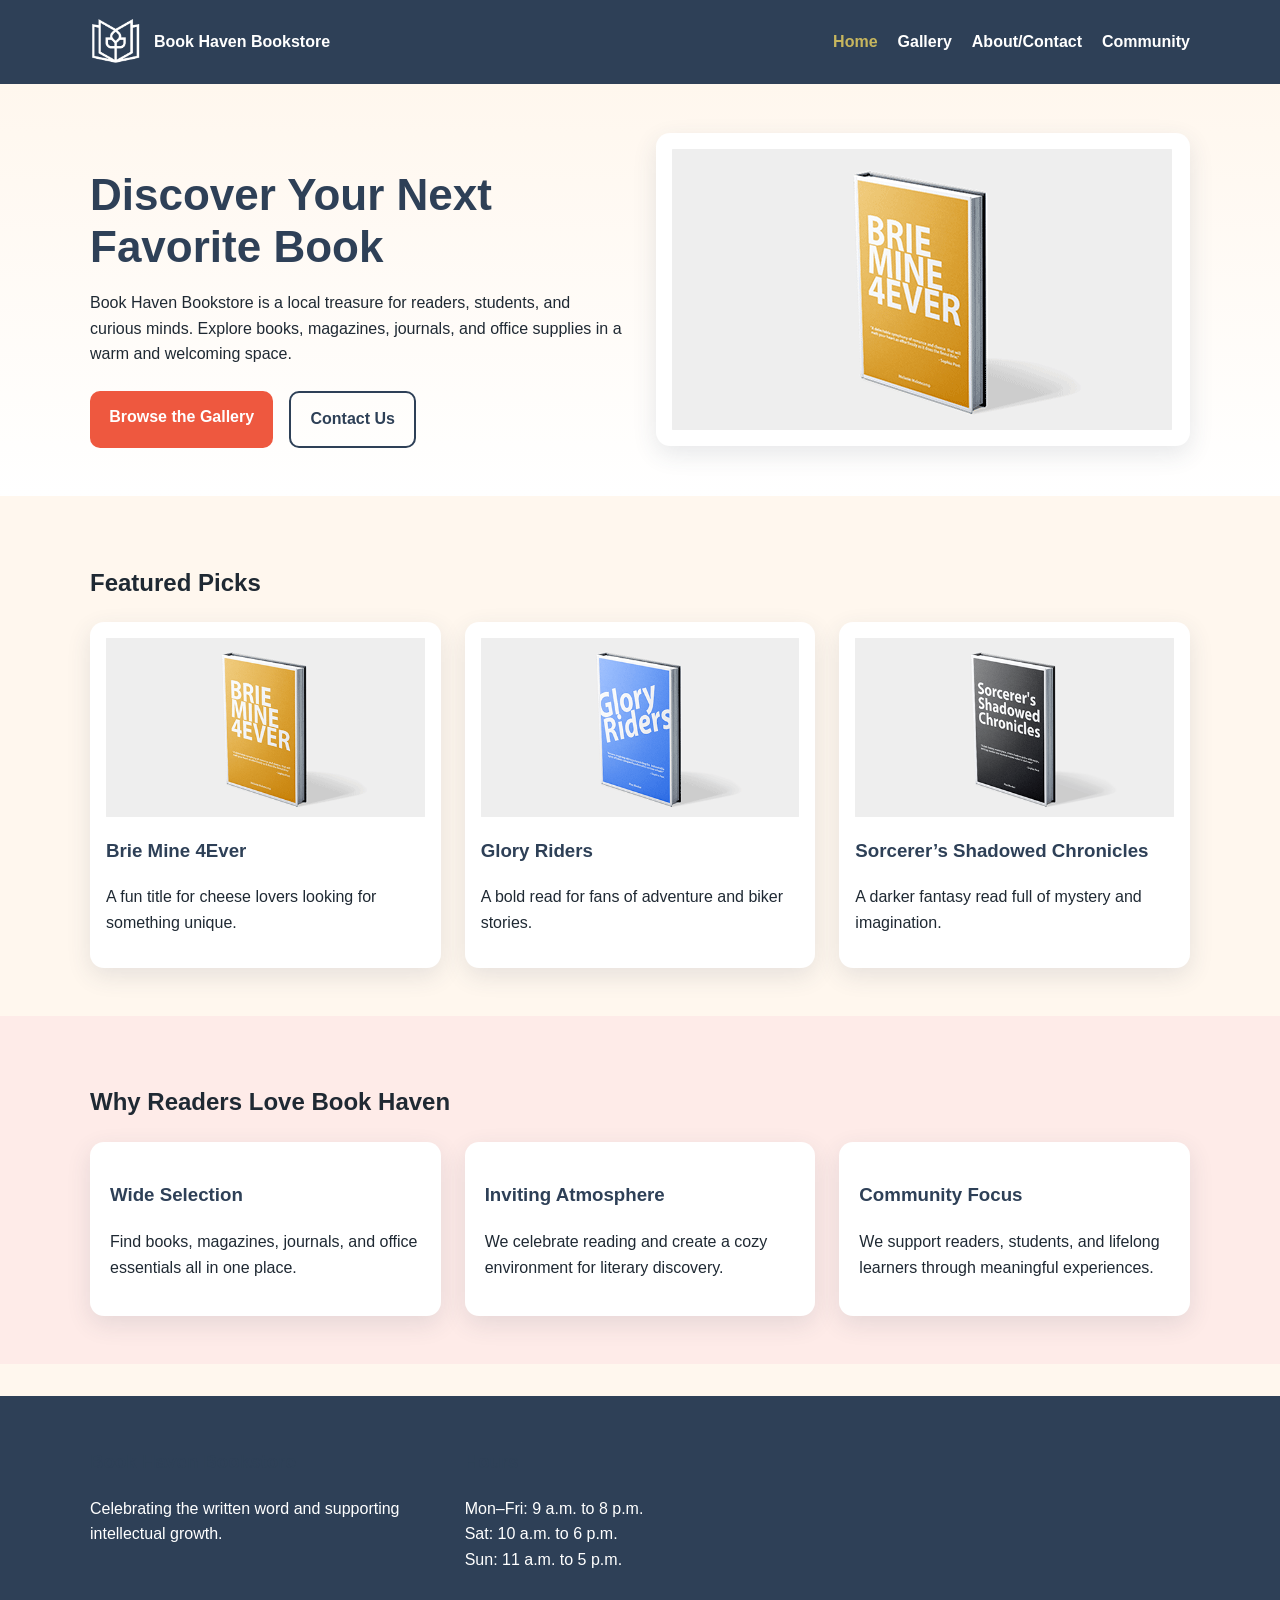
<file: index.html>
<!DOCTYPE html>
<html lang="en">
<head>
  <meta charset="UTF-8" />
  <meta name="viewport" content="width=device-width, initial-scale=1.0" />
  <title>Book Haven Bookstore | Home</title>
  <link rel="stylesheet" href="styles.css" />
</head>
<body>
  <header class="site-header">
    <div class="container nav-wrap">
      <a href="index.html" class="logo-wrap">
        <img src="static/Client3_LogoPalette1_2E4057.png" alt="Book Haven Bookstore logo" class="logo" />
        <span class="brand">Book Haven Bookstore</span>
      </a>

      <button class="menu-toggle" aria-label="Open navigation menu" aria-expanded="false">
        <span></span>
        <span></span>
        <span></span>
      </button>

      <nav class="site-nav">
        <ul>
          <li><a href="index.html" class="active">Home</a></li>
          <li><a href="gallery.html">Gallery</a></li>
          <li><a href="about.html">About/Contact</a></li>
          <li><a href="community.html">Community</a></li>
        </ul>
      </nav>
    </div>
  </header>

  <main>
    <section class="hero">
      <div class="container hero-grid">
        <div class="hero-text">
          <h1>Discover Your Next Favorite Book</h1>
          <p>
            Book Haven Bookstore is a local treasure for readers, students, and curious minds.
            Explore books, magazines, journals, and office supplies in a warm and welcoming space.
          </p>
          <div class="hero-actions">
            <a href="gallery.html" class="btn">Browse the Gallery</a>
            <a href="about.html" class="btn btn-outline">Contact Us</a>
          </div>
        </div>

        <div class="hero-image-card">
          <img src="static/Client3_Book1.png" alt="Featured book display" />
        </div>
      </div>
    </section>

    <section class="section">
      <div class="container">
        <h2>Featured Picks</h2>
        <div class="card-grid">
          <article class="card">
            <img src="static/Client3_Book1.png" alt="Brie Mine 4Ever book cover" />
            <h3>Brie Mine 4Ever</h3>
            <p>A fun title for cheese lovers looking for something unique.</p>
          </article>

          <article class="card">
            <img src="static/Client3_Book2.png" alt="Glory Riders book cover" />
            <h3>Glory Riders</h3>
            <p>A bold read for fans of adventure and biker stories.</p>
          </article>

          <article class="card">
            <img src="static/Client3_Book3.png" alt="Sorcerer's Shadowed Chronicles book cover" />
            <h3>Sorcerer’s Shadowed Chronicles</h3>
            <p>A darker fantasy read full of mystery and imagination.</p>
          </article>
        </div>
      </div>
    </section>

    <section class="section alt-bg">
      <div class="container">
        <h2>Why Readers Love Book Haven</h2>
        <div class="feature-grid">
          <div class="feature">
            <h3>Wide Selection</h3>
            <p>Find books, magazines, journals, and office essentials all in one place.</p>
          </div>
          <div class="feature">
            <h3>Inviting Atmosphere</h3>
            <p>We celebrate reading and create a cozy environment for literary discovery.</p>
          </div>
          <div class="feature">
            <h3>Community Focus</h3>
            <p>We support readers, students, and lifelong learners through meaningful experiences.</p>
          </div>
        </div>
      </div>
    </section>
  </main>

  <footer class="site-footer">
    <div class="container footer-grid">
      <div>
        <h3>Book Haven Bookstore</h3>
        <p>Celebrating the written word and supporting intellectual growth.</p>
      </div>
      <div>
        <h3>Hours</h3>
        <p>Mon–Fri: 9 a.m. to 8 p.m.<br />Sat: 10 a.m. to 6 p.m.<br />Sun: 11 a.m. to 5 p.m.</p>
      </div>
    </div>
  </footer>

  <script src="script.js"></script>
</body>
</html>
</file>
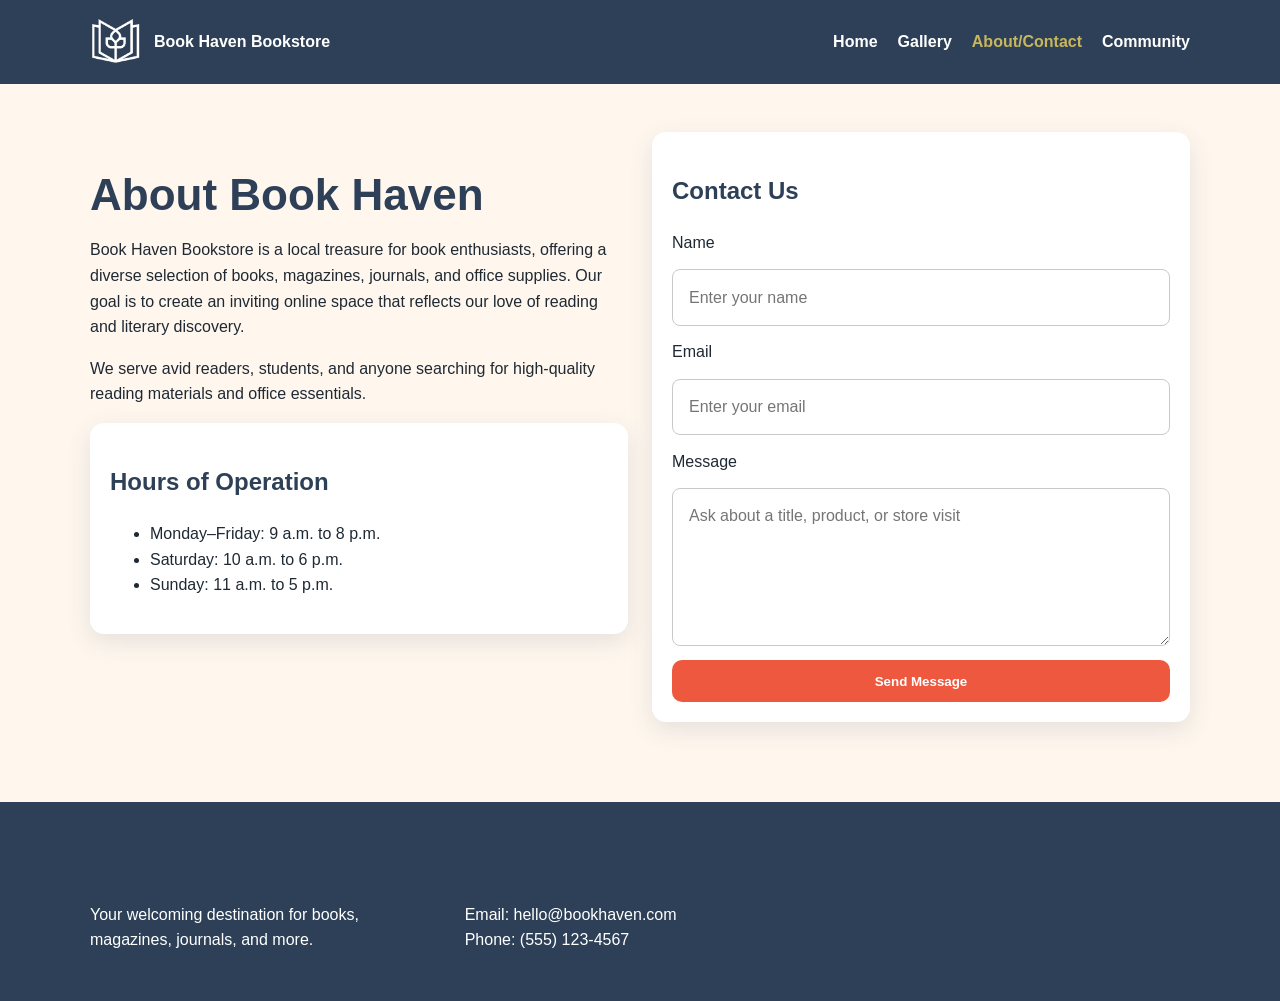
<file: about.html>
<!DOCTYPE html>
<html lang="en">
<head>
  <meta charset="UTF-8" />
  <meta name="viewport" content="width=device-width, initial-scale=1.0" />
  <title>Book Haven Bookstore | About & Contact</title>
  <link rel="stylesheet" href="styles.css" />
</head>
<body>
  <header class="site-header">
    <div class="container nav-wrap">
      <a href="index.html" class="logo-wrap">
        <img src="static/Client3_LogoPalette1_2E4057.png" alt="Book Haven Bookstore logo" class="logo" />
        <span class="brand">Book Haven Bookstore</span>
      </a>

      <button class="menu-toggle" aria-label="Open navigation menu" aria-expanded="false">
        ☰
      </button>

      <nav class="site-nav">
        <ul>
          <li><a href="index.html">Home</a></li>
          <li><a href="gallery.html">Gallery</a></li>
          <li><a href="about.html" class="active">About/Contact</a></li>
          <li><a href="community.html">Community</a></li>
        </ul>
      </nav>
    </div>
  </header>

  <main class="section">
    <div class="container about-grid">
      <section>
        <h1>About Book Haven</h1>
        <p>
          Book Haven Bookstore is a local treasure for book enthusiasts, offering a diverse selection
          of books, magazines, journals, and office supplies. Our goal is to create an inviting online
          space that reflects our love of reading and literary discovery.
        </p>
        <p>
          We serve avid readers, students, and anyone searching for high-quality reading materials
          and office essentials.
        </p>

        <div class="hours-box">
          <h2>Hours of Operation</h2>
          <ul>
            <li>Monday–Friday: 9 a.m. to 8 p.m.</li>
            <li>Saturday: 10 a.m. to 6 p.m.</li>
            <li>Sunday: 11 a.m. to 5 p.m.</li>
          </ul>
        </div>
      </section>

      <section class="contact-box">
        <h2>Contact Us</h2>
        <form id="contactForm">
          <label for="name">Name</label>
          <input id="name" required name="name" type="text" placeholder="Enter your name" />

          <label for="email">Email</label>
          <input id="email" required name="email" type="email" placeholder="Enter your email" />

          <label for="message">Message</label>
          <textarea id="message" required name="message" rows="5" placeholder="Ask about a title, product, or store visit"></textarea>

          <button type="submit" class="btn">Send Message</button>
        </form>
      </section>
    </div>
  </main>

  <footer class="site-footer">
    <div class="container footer-grid">
      <div>
        <h3>Book Haven Bookstore</h3>
        <p>Your welcoming destination for books, magazines, journals, and more.</p>
      </div>
      <div>
        <h3>Contact</h3>
        <p>Email: hello@bookhaven.com<br />Phone: (555) 123-4567</p>
      </div>
    </div>
  </footer>

  <script src="script.js"></script>
</body>
</html>
</file>
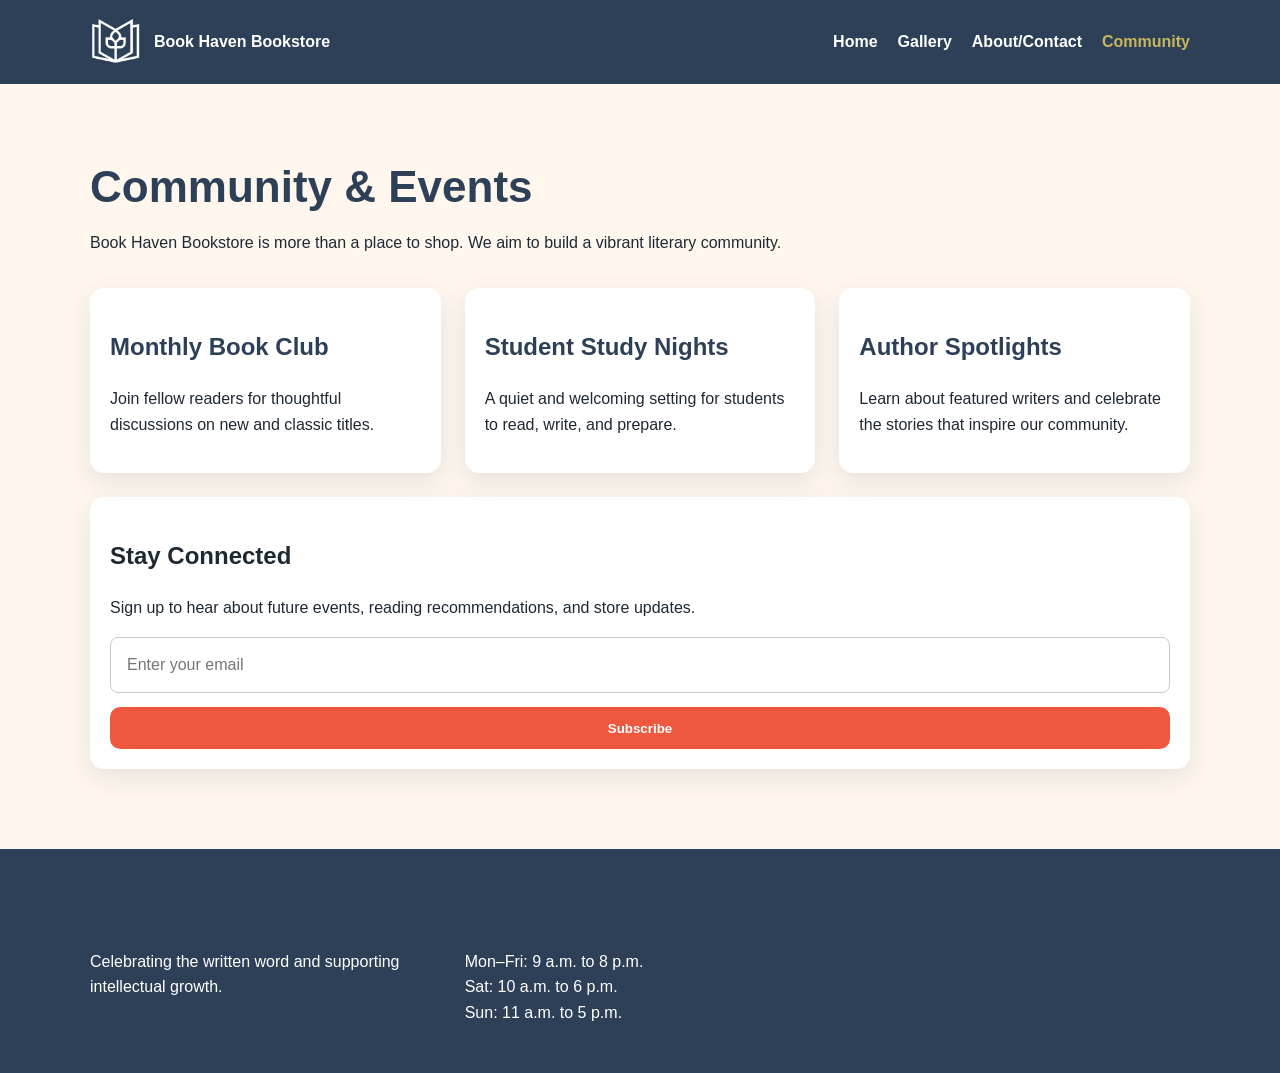
<file: community.html>
<!DOCTYPE html>
<html lang="en">
<head>
  <meta charset="UTF-8" />
  <meta name="viewport" content="width=device-width, initial-scale=1.0" />
  <title>Book Haven Bookstore | Community</title>
  <link rel="stylesheet" href="styles.css" />
</head>
<body>
  <header class="site-header">
    <div class="container nav-wrap">
      <a href="index.html" class="logo-wrap">
        <img src="static/Client3_LogoPalette1_2E4057.png" alt="Book Haven Bookstore logo" class="logo" />
        <span class="brand">Book Haven Bookstore</span>
      </a>

      <button class="menu-toggle" aria-label="Open navigation menu" aria-expanded="false">
        ☰
      </button>

      <nav class="site-nav">
        <ul>
          <li><a href="index.html">Home</a></li>
          <li><a href="gallery.html">Gallery</a></li>
          <li><a href="about.html">About/Contact</a></li>
          <li><a href="community.html" class="active">Community</a></li>
        </ul>
      </nav>
    </div>
  </header>

  <main class="section">
    <div class="container">
      <h1>Community & Events</h1>
      <p class="page-intro">
        Book Haven Bookstore is more than a place to shop. We aim to build a vibrant literary community.
      </p>

      <div class="events-grid">
        <article class="event-card">
          <h2>Monthly Book Club</h2>
          <p>Join fellow readers for thoughtful discussions on new and classic titles.</p>
        </article>

        <article class="event-card">
          <h2>Student Study Nights</h2>
          <p>A quiet and welcoming setting for students to read, write, and prepare.</p>
        </article>

        <article class="event-card">
          <h2>Author Spotlights</h2>
          <p>Learn about featured writers and celebrate the stories that inspire our community.</p>
        </article>
      </div>

      <section class="newsletter-box">
        <h2>Stay Connected</h2>
        <p>Sign up to hear about future events, reading recommendations, and store updates.</p>
      
        <div id="newsletterContainer">
          <form id="communityNewsletterForm" novalidate>
            <label for="newsletter-email" class="sr-only">Email address</label>
            <input
              id="newsletter-email"
              type="text"
              placeholder="Enter your email"
            />
            <button type="submit" class="btn">Subscribe</button>
          </form>
      
          <!-- Hidden success message -->
          <p id="newsletterSuccess" class="newsletter-success hidden">
            Thank you! We’ll keep in touch.
          </p>
        </div>
      </section>
    </div>
  </main>

  <footer class="site-footer">
    <div class="container footer-grid">
      <div>
        <h3>Book Haven Bookstore</h3>
        <p>Celebrating the written word and supporting intellectual growth.</p>
      </div>
      <div>
        <h3>Hours</h3>
        <p>Mon–Fri: 9 a.m. to 8 p.m.<br />Sat: 10 a.m. to 6 p.m.<br />Sun: 11 a.m. to 5 p.m.</p>
      </div>
    </div>
  </footer>

  <script src="script.js"></script>
</body>
</html>
</file>
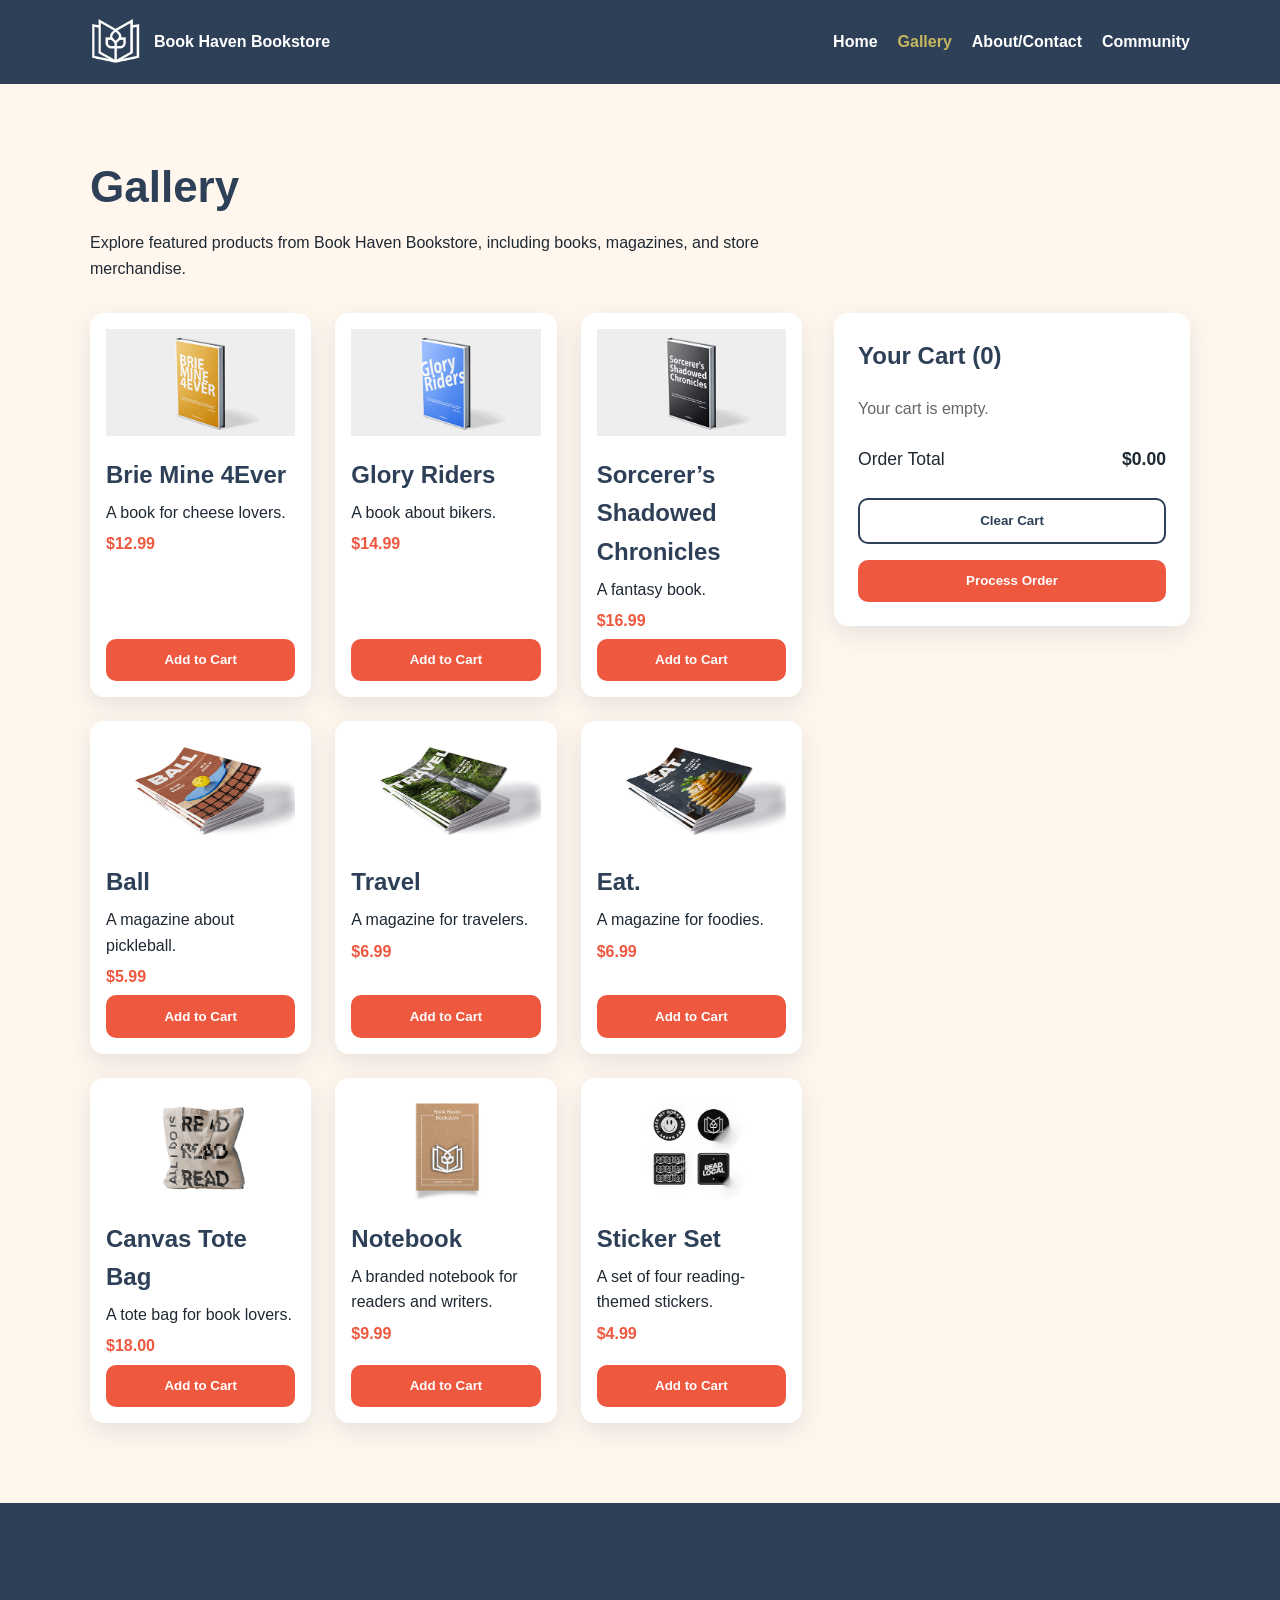
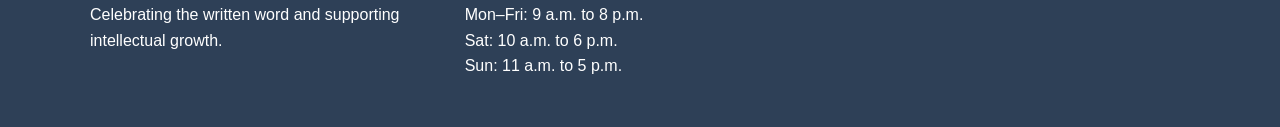
<file: gallery.html>
<!DOCTYPE html>
<html lang="en">
<head>
  <meta charset="UTF-8" />
  <meta name="viewport" content="width=device-width, initial-scale=1.0" />
  <title>Book Haven Bookstore | Gallery</title>
  <link rel="stylesheet" href="styles.css" />
</head>
<body>
  <header class="site-header">
    <div class="container nav-wrap">
      <a href="index.html" class="logo-wrap">
        <img src="static/Client3_LogoPalette1_2E4057.png" alt="Book Haven Bookstore logo" class="logo" />
        <span class="brand">Book Haven Bookstore</span>
      </a>

      <button class="menu-toggle" aria-label="Open navigation menu" aria-expanded="false">
        ☰
      </button>

      <nav class="site-nav">
        <ul>
          <li><a href="index.html">Home</a></li>
          <li><a href="gallery.html" class="active">Gallery</a></li>
          <li><a href="about.html">About/Contact</a></li>
          <li><a href="community.html">Community</a></li>
        </ul>
      </nav>
    </div>
  </header>

  <main class="section">
    <div class="container">
      <h1>Gallery</h1>
      <p class="page-intro">
        Explore featured products from Book Haven Bookstore, including books, magazines, and store merchandise.
      </p>

      <div class="shop-layout">
        <section class="products-section">
          <div class="gallery-grid" id="galleryGrid"></div>
        </section>

        <aside class="cart-panel">
          <h2>Your Cart (<span id="cartCount">0</span>)</h2>
          <div id="cartItems" class="cart-items">
            <p class="empty-cart">Your cart is empty.</p>
          </div>

          <div class="cart-total-row">
            <span>Order Total</span>
            <strong id="cartTotal">$0.00</strong>
          </div>

          <div class="cart-button-group">
            <button type="button" class="btn btn-outline clear-cart">Clear Cart</button>
            <button type="button" class="btn process-order">Process Order</button>
          </div>
        </aside>
      </div>
    </div>
  </main>

  <footer class="site-footer">
    <div class="container footer-grid">
      <div>
        <h3>Book Haven Bookstore</h3>
        <p>Celebrating the written word and supporting intellectual growth.</p>
      </div>
      <div>
        <h3>Hours</h3>
        <p>Mon–Fri: 9 a.m. to 8 p.m.<br />Sat: 10 a.m. to 6 p.m.<br />Sun: 11 a.m. to 5 p.m.</p>
      </div>
    </div>
  </footer>

  <div class="modal-backdrop hidden" id="orderModal">
    <div class="order-modal" role="dialog" aria-modal="true" aria-labelledby="orderModalTitle">
      <button class="modal-close" id="closeModalBtn" aria-label="Close order confirmation modal">&times;</button>

      <div class="modal-icon">✓</div>
      <h2 id="orderModalTitle">Order Confirmed</h2>
      <p class="modal-subtitle">We hope you enjoy your books and bookstore finds.</p>

      <div class="modal-order-summary">
        <div id="modalOrderItems"></div>

        <div class="modal-total-row">
          <span>Order Total</span>
          <strong id="modalOrderTotal">$0.00</strong>
        </div>
      </div>

      <button type="button" class="btn modal-reset-btn" id="startNewOrderBtn">Start New Order</button>
    </div>
  </div>

  <script src="script.js"></script>
</body>
</html>
</file>
<file: styles.css>
:root {
  --inkwell-blue: #2e4057;
  --accent-orange: #ee583f;
  --soft-pink: #f7b3cc;
  --aged-gold: #c7b65e;
  --parchment: #fff7ee;
  --text-dark: #1f2933;
  --white: #ffffff;
  --max-width: 1100px;
  --shadow: 0 8px 24px rgba(46, 64, 87, 0.12);
  --radius: 14px;
}

* {
  box-sizing: border-box;
}

html {
  scroll-behavior: smooth;
}

body {
  margin: 0;
  min-height: 100vh;
  display: flex;
  flex-direction: column;
  font-family: Arial, Helvetica, sans-serif;
  color: var(--text-dark);
  background-color: var(--parchment);
  line-height: 1.6;
}

img {
  max-width: 100%;
  display: block;
}

.container {
  width: min(92%, var(--max-width));
  margin: 0 auto;
}

.site-header {
  background-color: var(--inkwell-blue);
  color: var(--white);
  position: sticky;
  top: 0;
  z-index: 1000;
}

.nav-wrap {
  display: flex;
  align-items: center;
  justify-content: space-between;
  padding: 1rem 0;
  gap: 1rem;
}
main {
  flex: 1;
}

.logo-wrap {
  display: flex;
  align-items: center;
  gap: 0.75rem;
  text-decoration: none;
  color: var(--white);
}

.logo {
  width: 52px;
  height: 52px;
  object-fit: contain;
}

.brand {
  font-size: 1rem;
  font-weight: 700;
}

.menu-toggle {
  background: transparent;
  border: 2px solid var(--white);
  color: var(--white);
  font-size: 1.4rem;
  padding: 0.35rem 0.7rem;
  border-radius: 8px;
  cursor: pointer;
}

.site-nav {
  display: none;
  width: 100%;
}

.site-nav.open {
  display: block;
}

.site-nav ul {
  list-style: none;
  padding: 1rem 0 0;
  margin: 0;
  display: flex;
  flex-direction: column;
  gap: 0.75rem;
}

.site-nav a {
  color: var(--white);
  text-decoration: none;
  font-weight: 600;
}

.site-nav a.active,
.site-nav a:hover {
  color: var(--aged-gold);
}

.hero {
  padding: 3rem 0;
  background: linear-gradient(to bottom, #fff7ee, #fff);
}

.hero-grid {
  display: grid;
  gap: 2rem;
  align-items: center;
}

.hero-text h1,
.section h1 {
  font-size: 2rem;
  line-height: 1.2;
  margin-bottom: 1rem;
  color: var(--inkwell-blue);
}

.hero-actions {
  display: flex;
  flex-wrap: wrap;
  gap: 1rem;
  margin-top: 1.5rem;
}

.btn {
  background-color: var(--accent-orange);
  color: var(--white);
  text-decoration: none;
  padding: 0.85rem 1.2rem;
  border-radius: 10px;
  font-weight: 700;
  border: none;
  cursor: pointer;
}

.btn:hover {
  opacity: 0.92;
}

.btn-outline {
  background-color: transparent;
  border: 2px solid var(--inkwell-blue);
  color: var(--inkwell-blue);
}

.hero-image-card,
.card,
.gallery-card,
.contact-box,
.hours-box,
.event-card,
.newsletter-box {
  background-color: var(--white);
  border-radius: var(--radius);
  box-shadow: var(--shadow);
  overflow: hidden;
}

.hero-image-card {
  padding: 1rem;
}

.section {
  padding: 3rem 0;
}

.alt-bg {
  background-color: rgba(247, 179, 204, 0.18);
}

.card-grid,
.feature-grid,
.gallery-grid,
.events-grid,
.footer-grid,
.about-grid {
  display: grid;
  gap: 1.5rem;
}
.events-grid {
  margin-bottom: 1.5rem;
}

.card,
.gallery-card {
  padding: 1rem;
}

.card h3,
.gallery-card h2,
.feature h3,
.event-card h2,
.site-footer h3,
.hours-box h2,
.contact-box h2 {
  color: var(--inkwell-blue);
}

.feature {
  background: var(--white);
  padding: 1.25rem;
  border-radius: var(--radius);
  box-shadow: var(--shadow);
}

.page-intro {
  max-width: 700px;
  margin-bottom: 2rem;
}

.hours-box,
.contact-box,
.newsletter-box,
.event-card {
  padding: 1.25rem;
}

form {
  display: grid;
  gap: 0.85rem;
}

input,
textarea {
  width: 100%;
  padding: 0.9rem 1rem;
  border: 1px solid #c9c9c9;
  border-radius: 8px;
  font: inherit;
}

.newsletter-form {
  grid-template-columns: 1fr;
  margin-top: 1rem;
}

.site-footer {
  background-color: var(--inkwell-blue);
  color: var(--white);
  padding: 2rem 0;
  margin-top: 2rem;
}

.sr-only {
  position: absolute;
  width: 1px;
  height: 1px;
  padding: 0;
  margin: -1px;
  overflow: hidden;
  clip: rect(0, 0, 0, 0);
  white-space: nowrap;
  border: 0;
}

@media (min-width: 768px) {
  .menu-toggle {
    display: none;
  }

  .site-nav {
    display: block;
    width: auto;
  }

  .site-nav ul {
    flex-direction: row;
    padding: 0;
    align-items: center;
  }

  .hero-grid,
  .about-grid {
    grid-template-columns: 1fr 1fr;
  }

  .card-grid,
  .feature-grid,
  .events-grid,
  .footer-grid {
    grid-template-columns: repeat(3, 1fr);
  }

  .gallery-grid {
    grid-template-columns: repeat(3, 1fr);
  }

  .newsletter-form {
    grid-template-columns: 1fr auto;
  }

  .hero-text h1,
  .section h1 {
    font-size: 2.75rem;
  }
}

/* adding the shop function */
.shop-layout {
  display: grid;
  gap: 2rem;
  align-items: start;
}

.products-section {
  min-width: 0;
}

.cart-panel {
  background-color: var(--white);
  border-radius: var(--radius);
  box-shadow: var(--shadow);
  padding: 1.25rem;
  position: sticky;
  top: 100px;
  .card-quantity-controls {
    display: none;
  }
}

.cart-panel h2 {
  margin-top: 0;
  color: var(--inkwell-blue);
}

.cart-items {
  display: grid;
  gap: 1rem;
  margin: 1.25rem 0;
}

.empty-cart {
  margin: 0;
  color: #666;
}

.cart-item {
  border-bottom: 1px solid #e5e5e5;
  padding-bottom: 1rem;
  display: flex;
  justify-content: space-between;
  gap: 1rem;
}

.cart-item:last-child {
  border-bottom: none;
  padding-bottom: 0;
}

.cart-item-info h3 {
  margin: 0 0 0.35rem;
  font-size: 1rem;
  color: var(--inkwell-blue);
}

.cart-item-info p {
  margin: 0.2rem 0;
  font-size: 0.95rem;
}

.cart-quantity-controls {
  display: flex;
  align-items: center;
  gap: 0.65rem;
}

.qty-btn {
  border: none;
  background-color: var(--accent-orange);
  color: var(--white);
  width: 32px;
  height: 32px;
  border-radius: 999px;
  font-size: 1rem;
  font-weight: 700;
  cursor: pointer;
}

.cart-total-row {
  display: flex;
  justify-content: space-between;
  align-items: center;
  margin: 1.5rem 0;
  font-size: 1.1rem;
}

.cart-button-group {
  display: grid;
  gap: 1rem;
}

.gallery-card {
  display: flex;
  flex-direction: column;
  justify-content: space-between;
}

.gallery-card h2 {
  margin-bottom: 0.35rem;
}

.gallery-card p {
  margin-top: 0;
  margin-bottom: 0.35rem;
}

.price {
  font-weight: 700;
  color: var(--accent-orange);
  margin-bottom: 1rem;
}

.gallery-card .btn {
  margin-top: auto;
  width: 100%;
}

.form-message {
  margin-top: 0.75rem;
  font-weight: 600;
  color: var(--aged-gold);
}

@media (min-width: 900px) {
  .shop-layout {
    grid-template-columns: 2fr 1fr;
  }
}

/* adding the modal */

.shop-layout {
  display: grid;
  gap: 2rem;
  align-items: start;
}

.products-section {
  min-width: 0;
}

.cart-panel {
  background-color: var(--white);
  border-radius: var(--radius);
  box-shadow: var(--shadow);
  padding: 1.5rem;
  position: sticky;
  top: 100px;
}

.cart-panel h2 {
  margin-top: 0;
  color: var(--inkwell-blue);
}

.cart-items {
  display: grid;
  gap: 1rem;
  margin: 1.25rem 0;
}

.empty-cart {
  margin: 0;
  color: #666;
}

.cart-item {
  border-bottom: 1px solid #e5e5e5;
  padding-bottom: 1rem;
}

.cart-item:last-child {
  border-bottom: none;
  padding-bottom: 0;
}

.cart-item-main {
  display: flex;
  justify-content: space-between;
  gap: 1rem;
}

.cart-item-info h3 {
  margin: 0 0 0.35rem;
  font-size: 1rem;
  color: var(--inkwell-blue);
}

.cart-item-info p {
  margin: 0.2rem 0;
  font-size: 0.95rem;
}

.cart-item-actions {
  display: flex;
  flex-direction: column;
  align-items: flex-end;
  gap: 0.75rem;
}

.remove-item-btn {
  border: none;
  background: transparent;
  color: #999;
  font-size: 1.5rem;
  line-height: 1;
  cursor: pointer;
  padding: 0;
}

.remove-item-btn:hover {
  color: var(--accent-orange);
}

.cart-quantity-controls,
.card-quantity-controls {
  display: inline-flex;
  align-items: center;
  justify-content: center;
  gap: 0.75rem;
  background-color: var(--accent-orange);
  color: var(--white);
  border-radius: 999px;
  padding: 0.55rem 0.9rem;
  font-weight: 700;
}

.qty-btn {
  border: none;
  background: transparent;
  color: var(--white);
  font-size: 1.1rem;
  font-weight: 700;
  cursor: pointer;
  width: 20px;
  height: 20px;
  line-height: 1;
}

.cart-total-row {
  display: flex;
  justify-content: space-between;
  align-items: center;
  margin: 1.5rem 0;
  font-size: 1.1rem;
}

.cart-button-group {
  display: grid;
  gap: 1rem;
}

.gallery-card {
  display: flex;
  flex-direction: column;
  justify-content: space-between;
}

.gallery-card h2 {
  margin-bottom: 0.35rem;
}

.gallery-card p {
  margin-top: 0;
  margin-bottom: 0.35rem;
}

.price {
  font-weight: 700;
  color: var(--accent-orange);
  margin-bottom: 1rem;
}

.gallery-card .btn,
.card-quantity-controls {
  margin-top: auto;
  width: 100%;
}

.form-message {
  margin-top: 0.75rem;
  font-weight: 600;
  color: var(--aged-gold);
}

.modal-backdrop {
  position: fixed;
  inset: 0;
  background: rgba(0, 0, 0, 0.55);
  display: flex;
  align-items: center;
  justify-content: center;
  padding: 1rem;
  z-index: 2000;
}

.hidden {
  display: none;
}

.order-modal {
  background-color: var(--white);
  width: min(100%, 520px);
  border-radius: 18px;
  padding: 2rem;
  position: relative;
  box-shadow: 0 16px 40px rgba(0, 0, 0, 0.22);
}

.modal-close {
  position: absolute;
  top: 0.85rem;
  right: 1rem;
  border: none;
  background: transparent;
  font-size: 2rem;
  line-height: 1;
  cursor: pointer;
  color: #777;
}

.modal-icon {
  width: 48px;
  height: 48px;
  border: 2px solid #3db489;
  color: #3db489;
  border-radius: 50%;
  display: grid;
  place-items: center;
  font-size: 1.4rem;
  font-weight: 700;
  margin-bottom: 1rem;
}

.order-modal h2 {
  margin: 0 0 0.5rem;
  color: var(--inkwell-blue);
  font-size: 2rem;
}

.modal-subtitle {
  margin-bottom: 1.5rem;
  color: #666;
}

.modal-order-summary {
  background-color: #f8f4ef;
  border-radius: 14px;
  padding: 1rem;
}

.modal-item {
  display: flex;
  justify-content: space-between;
  gap: 1rem;
  padding: 0.85rem 0;
  border-bottom: 1px solid #e5ddd3;
}

.modal-item:last-child {
  border-bottom: none;
}

.modal-item-text h3 {
  margin: 0 0 0.35rem;
  font-size: 1rem;
  color: var(--inkwell-blue);
}

.modal-item-text p {
  margin: 0;
  color: #666;
  font-size: 0.95rem;
}

.modal-total-row {
  display: flex;
  justify-content: space-between;
  align-items: center;
  margin-top: 1rem;
  padding-top: 1rem;
  border-top: 1px solid #e5ddd3;
  font-size: 1.1rem;
}

.modal-reset-btn {
  width: 100%;
  margin-top: 1.5rem;
}

body.modal-open {
  overflow: hidden;
}

@media (min-width: 900px) {
  .shop-layout {
    grid-template-columns: 2fr 1fr;
  }
}

#cartItems .cart-quantity-controls {
    display: none;
  }

  .logo {
    filter: brightness(0) invert(1);
  }


  .menu-toggle {
    display: flex;
    flex-direction: column;
    justify-content: center;
    gap: 5px;
    width: 42px;
    height: 42px;
    background: transparent;
    border: none;
    cursor: pointer;
    padding: 0;
  }
  
  /* The lines */
  .menu-toggle span {
    display: block;
    height: 3px;
    width: 24px;
    background-color: white;
    border-radius: 2px;
    transition: all 0.3s ease;
  }
  
  /* Hover effect */
  .menu-toggle:hover span {
    background-color: var(--aged-gold);
  }
  

  .menu-toggle {
    display: flex;
    flex-direction: column;
    justify-content: center;
    gap: 5px;
    width: 42px;
    height: 42px;
    background: transparent;
    border: none;
    cursor: pointer;
    padding: 0;
  }
  
  /* The lines */
  .menu-toggle span {
    display: block;
    height: 3px;
    width: 24px;
    background-color: white;
    border-radius: 2px;
    transition: all 0.3s ease;
  }
  
  /* Hover effect */
  .menu-toggle:hover span {
    background-color: var(--aged-gold);
  }

  .nav-wrap {
    display: flex;
    align-items: center;
    justify-content: space-between;
    flex-wrap: wrap;
    gap: 1rem;
  }
  
  .site-nav {
    display: none;
    width: 100%;
  }
  
  .site-nav.open {
    display: block;
    width: 100%;
    margin-top: 0.75rem;
  }
  
  .site-nav ul {
    list-style: none;
    margin: 0;
    padding: 0;
    display: flex;
    flex-direction: column;
    gap: 0.9rem;
  }
  
  .site-nav li {
    width: 100%;
  }
  
  .site-nav a {
    display: block;
    width: 100%;
    color: var(--white);
    text-decoration: none;
    font-weight: 600;
  }

  @media (min-width: 768px) {
    .menu-toggle {
      display: none;
    }
  
    .nav-wrap {
      flex-wrap: nowrap;
    }
  
    .site-nav {
      display: block;
      width: auto;
      margin-top: 0;
    }
  
    .site-nav ul {
      flex-direction: row;
      align-items: center;
      gap: 1.25rem;
    }
  
    .site-nav li,
    .site-nav a {
      width: auto;
    }
  }
</file>
